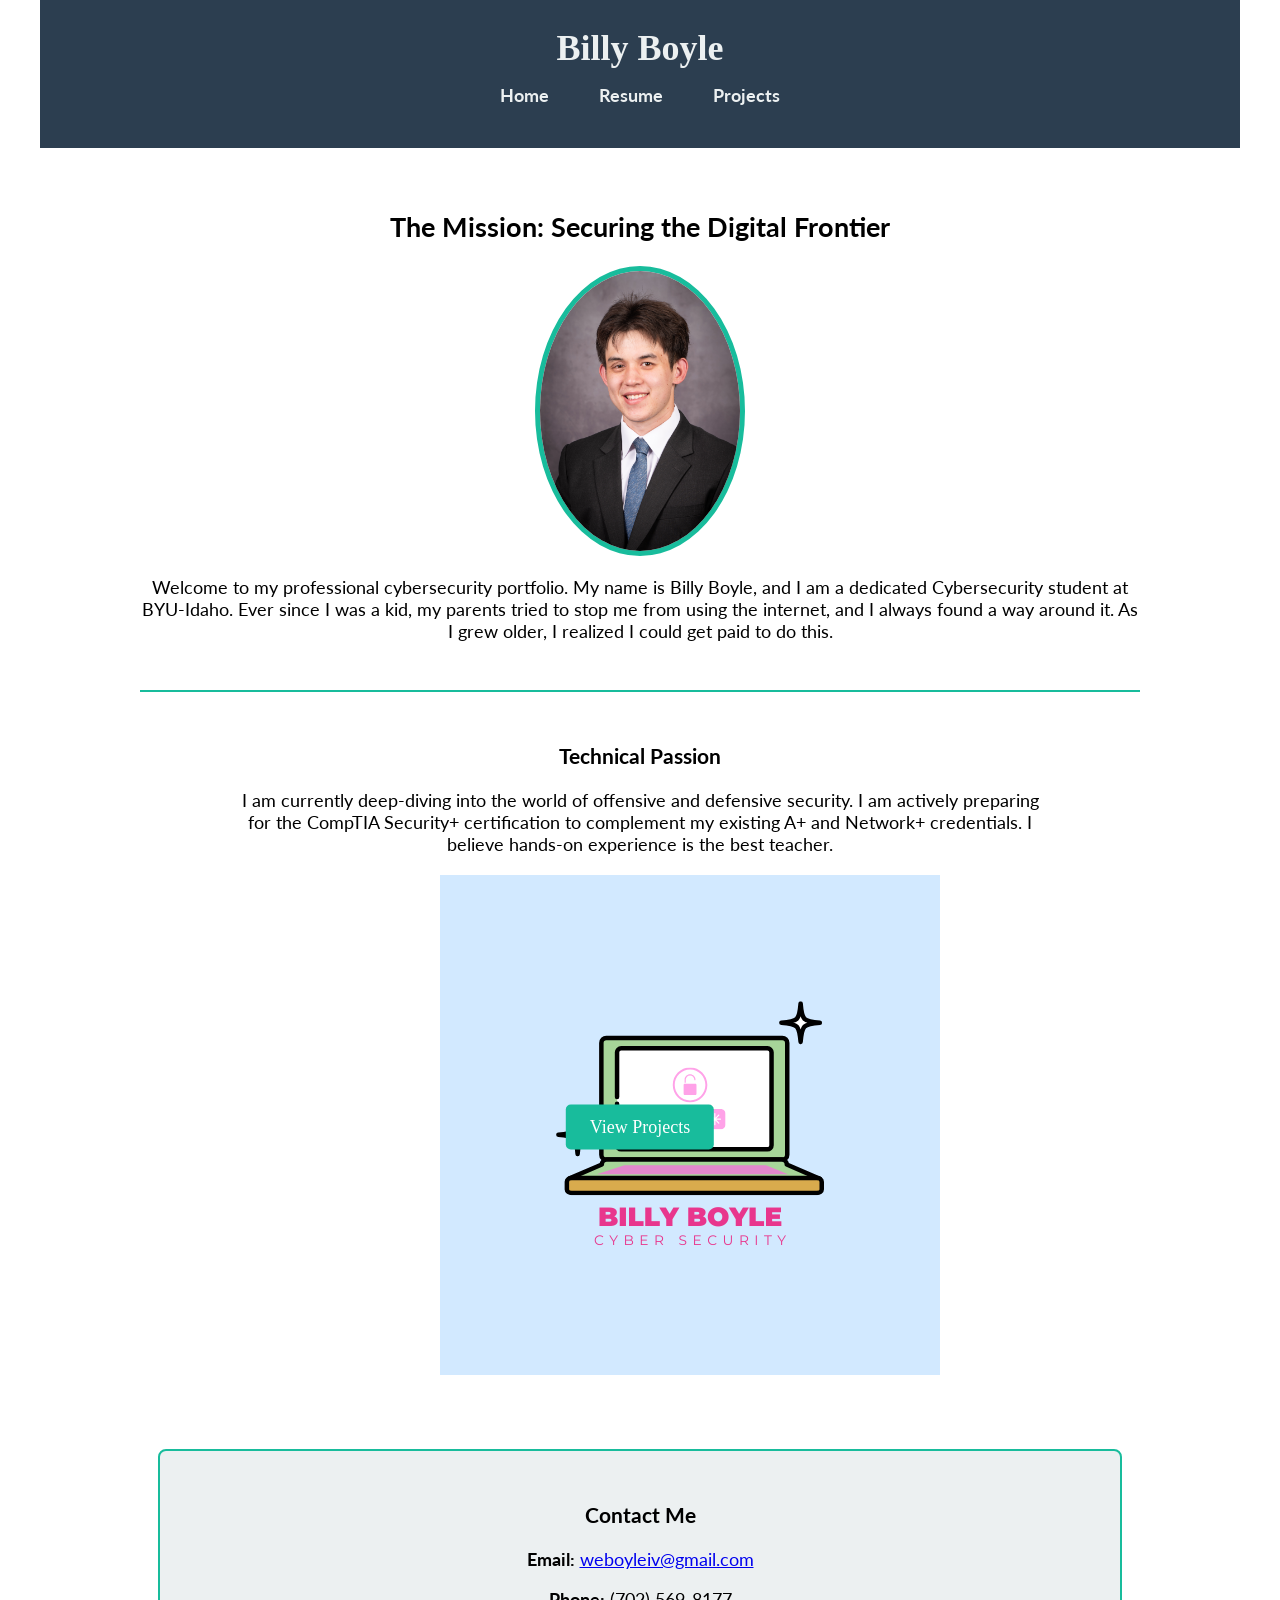
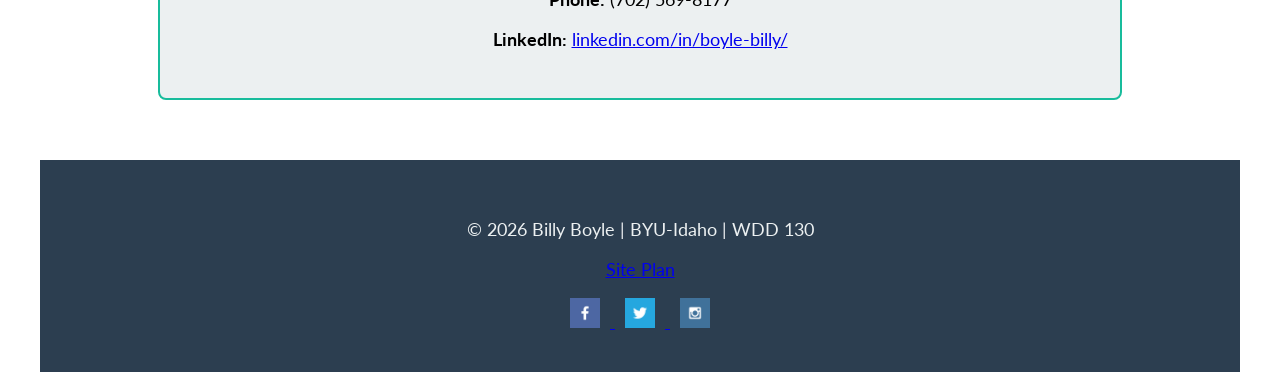
<file: personalwebsite/index.html>
<!DOCTYPE html>
<html lang="en-us">
<head>
    <meta charset="utf-8">
    <meta name="viewport" content="width=device-width, initial-scale=1.0">
    <title>Home | Billy Boyle Cybersecurity</title>
    <link type="text/css" rel="stylesheet" href="styles/site-plan.css">
</head>
<body>
    <header>
        <h1>Billy Boyle</h1>
        <nav>
            <a href="index.html">Home</a>
            <a href="resume.html">Resume</a>
            <a href="projects.html">Projects</a>
        </nav>
    </header>

    <main class="home-grid">
        <section class="hero">
            <h2>The Mission: Securing the Digital Frontier</h2>
            <img src="images/headshot.jpg" alt="Billy Boyle Headshot" class="profile-img">
            <p>Welcome to my professional cybersecurity portfolio. My name is Billy Boyle, and I am a dedicated Cybersecurity student at BYU-Idaho. Ever since I was a kid, my parents tried to stop me from using the internet, and I always found a way around it. As I grew older, I realized I could get paid to do this.</p>
        </section>

        <section class="content-block">
            <h3>Technical Passion</h3>
            <p>I am currently deep-diving into the world of offensive and defensive security. I am actively preparing for the CompTIA Security+ certification to complement my existing A+ and Network+ credentials. I believe hands-on experience is the best teacher.</p>
            
            <div class="image-container">
                <img src="images/Shaurya.png" alt="Cybersecurity Logo" class="content-img">
                <a href="projects.html" class="btn-on-image">View Projects</a>
            </div>
        </section>

        <section class="contact-box">
            <h3>Contact Me</h3>
            <div class="contact-info">
                <p><strong>Email:</strong> <a href="mailto:weboyleiv@gmail.com">weboyleiv@gmail.com</a></p>
                <p><strong>Phone:</strong> (702) 569-8177</p>
                <p><strong>LinkedIn:</strong> <a href="https://www.linkedin.com/in/boyle-billy/" target="_blank">linkedin.com/in/boyle-billy/</a></p>
            </div>
        </section>
    </main>

    <footer>
        <p>&copy; 2026 Billy Boyle | BYU-Idaho | WDD 130</p>
        <p><a href="site-plan.html">Site Plan</a></p>
        <div class="social">
            <a href="https://facebook.com" target="_blank">
                <img src="images/facebook.png" alt="fb icon">
            </a>
            <a href="https://twitter.com" target="_blank">
                <img src="images/twitter.png" alt="twitter icon">
            </a>
            <a href="https://instagram.com" target="_blank">
                <img src="images/instagram.png" alt="instagram icon">
            </a>
        </div>
    </footer>
</body>
</html>
</file>
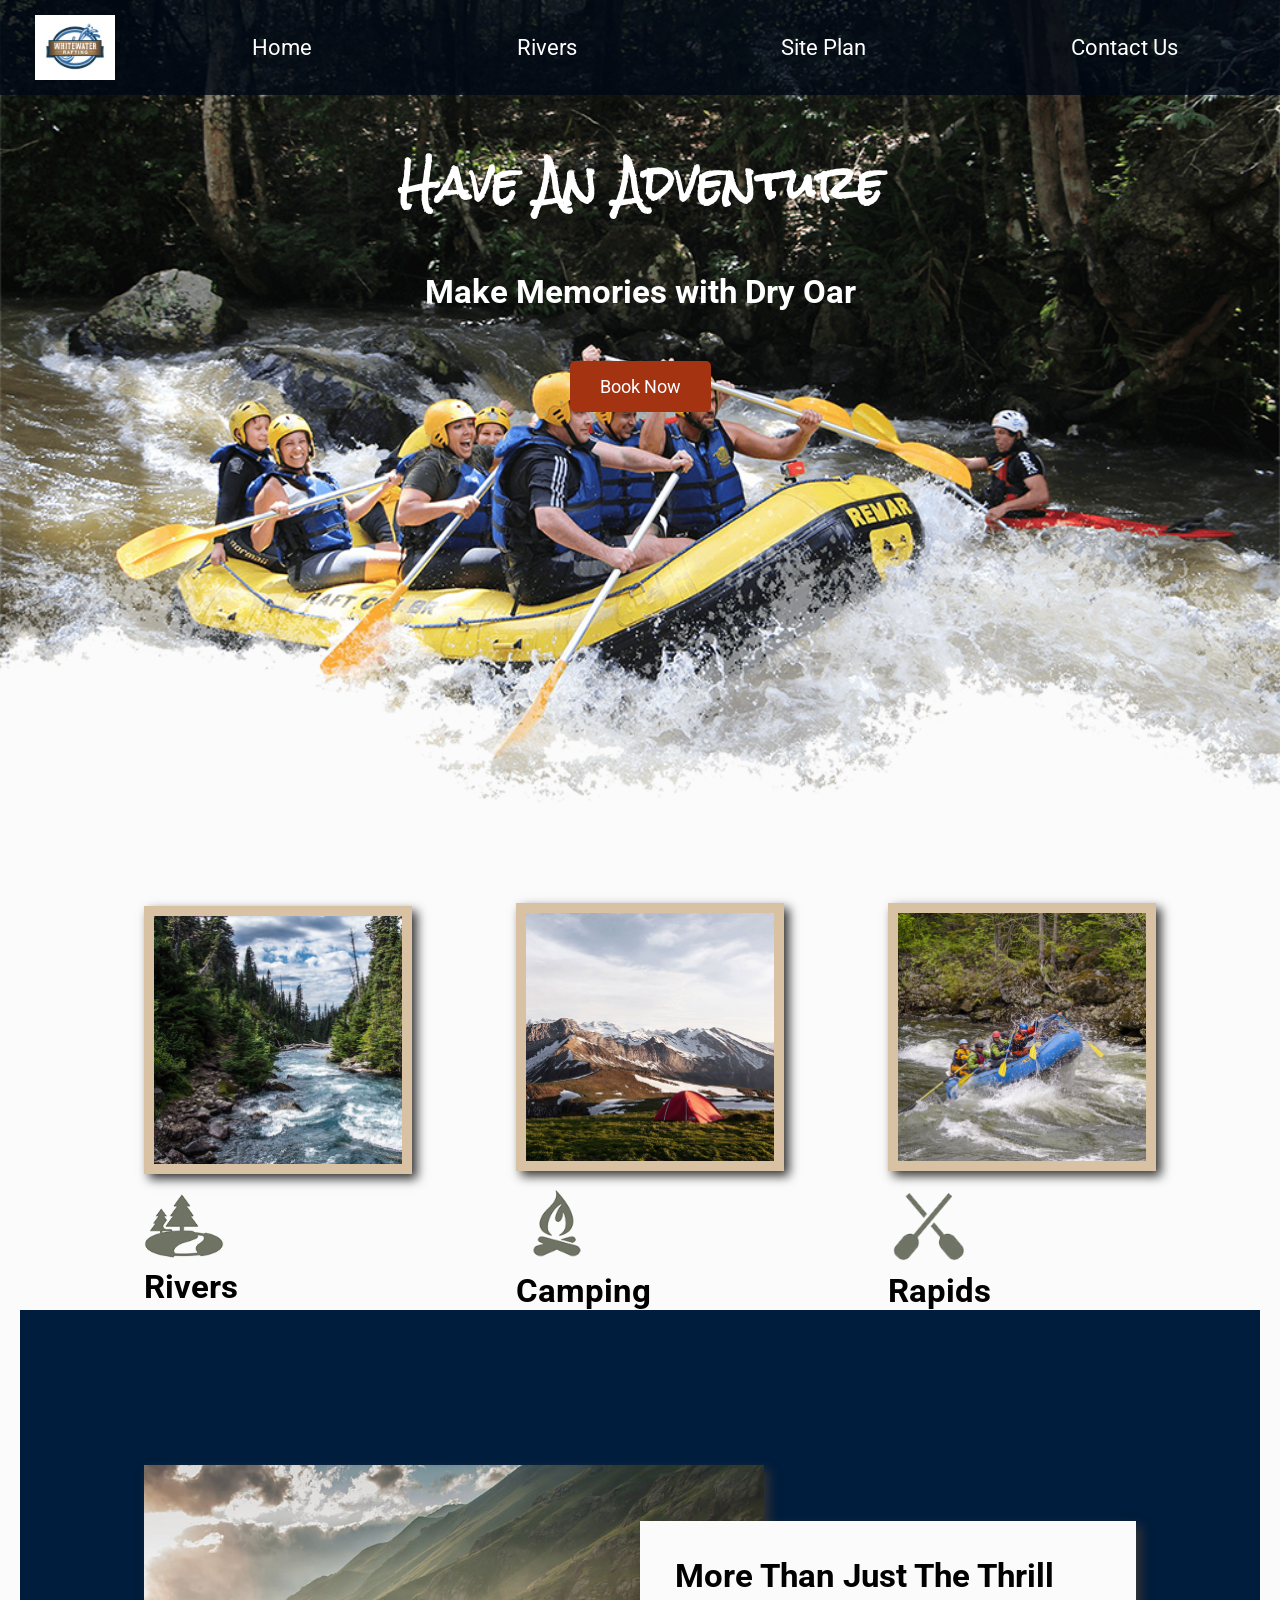
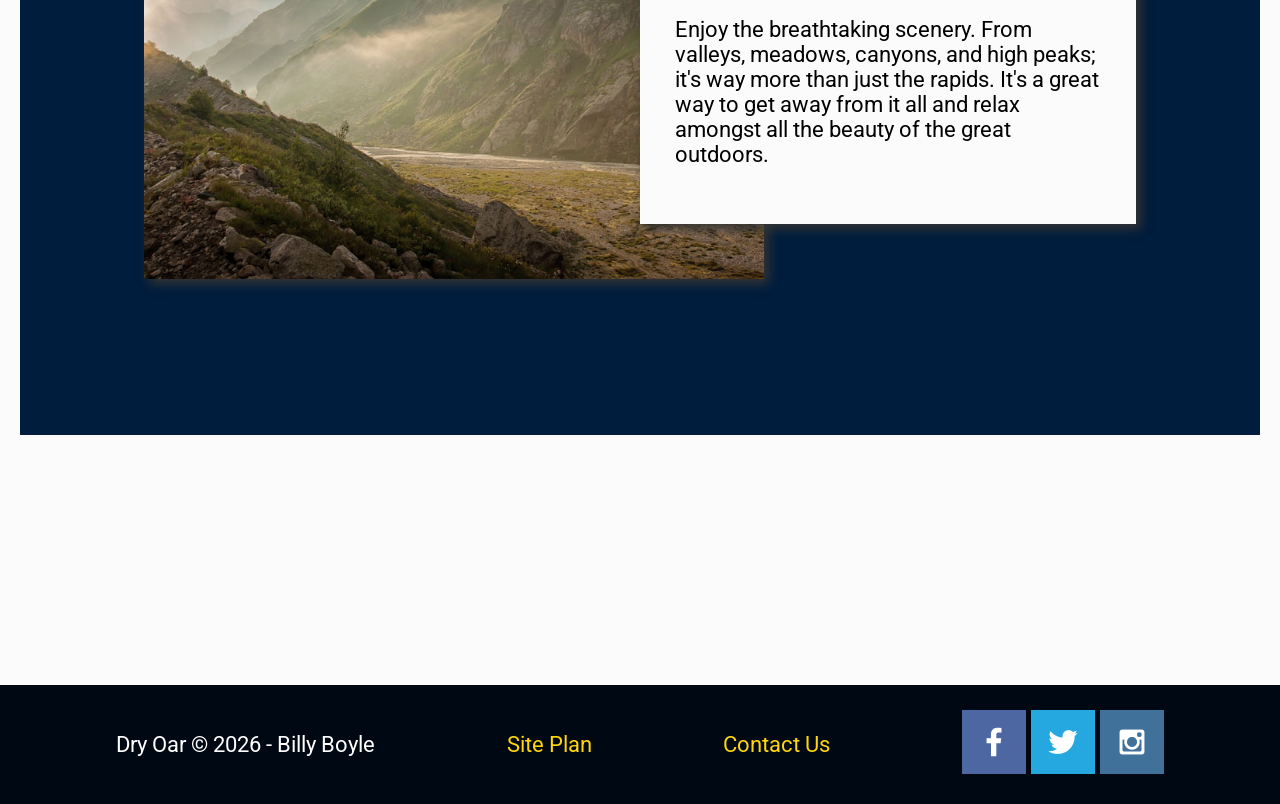
<file: wwr/index.html>
<!DOCTYPE html>
<html lang="en">
<head>
    <meta charset="UTF-8">
    <meta http-equiv="X-UA-Compatible" content="IE=edge">
    <meta name="viewport" content="width=device-width, initial-scale=1.0">
    <title>Whitewater Rafting Vacations | Dry Oar Boating | Home</title>
    <link rel="stylesheet" href="styles/style.css">
</head>
<body>
    <div id="content">
        <header>
            <a id="logo_link" href="index.html">
                <img class="logo" src="images/image.png" alt="Dry Oar Logo">
            </a>
            <nav>
                <a href="index.html">Home</a>
                <a href="rivers.html">Rivers</a>
                <a href="site-plan-rafting.html">Site Plan</a>
                <a href="contactus.html">Contact Us</a>
            </nav>
        </header>

        <div id="hero">
            <div id="hero-box">
                <img id="hero-img" src="images/hero.png" alt="People enjoying white water rafting">
            </div>
            <section id="hero-msg">
                <h1 class="home-title">Have An Adventure</h1>
                <h2>Make Memories with Dry Oar </h2>
                <div class='button-box'>
                    <a class='book' href="contactus.html">Book Now</a>
                </div>
            </section>
        </div>

        <main class="home-grid">
            <section class="rivers-card">
                <img class="card-img" src="images/rivers.jpg" alt="river in forest">
                <img class="icon" src="images/river_icon.png" alt="river icon">
                <h2>Rivers</h2>
            </section>

            <section class="camping-card">
                <img class="card-img" src="images/camping.jpg" alt="tent in mountains">
                <img class="icon" src="images/fire_icon.png" alt="fire icon">
                <h2>Camping</h2>
            </section>

            <section class="rapids-card">
                <img class="card-img" src="images/rapids.jpg" alt="rafting boat">
                <img class="icon" src="images/oars.png" alt="oars icon">
                <h2>Rapids</h2>
            </section>

            <div id="background"></div> 
            <img class="mountains" src="images/mountains.jpg" alt="Misty mountains">
            
            <section class="msg">
                <h2>More Than Just The Thrill</h2>
                <p>Enjoy the breathtaking scenery. From valleys, meadows, canyons, and high peaks; it's way more than just the rapids. It's a great way to get away from it all and relax amongst all the beauty of the great outdoors.</p>
            </section>
        </main>

        <footer>
            <p>Dry Oar &copy; 2026 - Billy Boyle</p>
            <p><a href="site-plan-rafting.html">Site Plan</a></p>
            <p><a href="contactus.html">Contact Us</a></p>
            <div class="social">
                <a href="https://facebook.com" target="_blank">
                    <img src="images/facebook.png" alt="fb icon">
                </a>
                <a href="https://twitter.com" target="_blank">
                    <img src="images/twitter.png" alt="twitter icon">
                </a>
                <a href="https://instagram.com" target="_blank">
                    <img src="images/instagram.png" alt="instagram icon">
                </a>
            </div>
        </footer>
    </div>
</body>
</html>
</file>
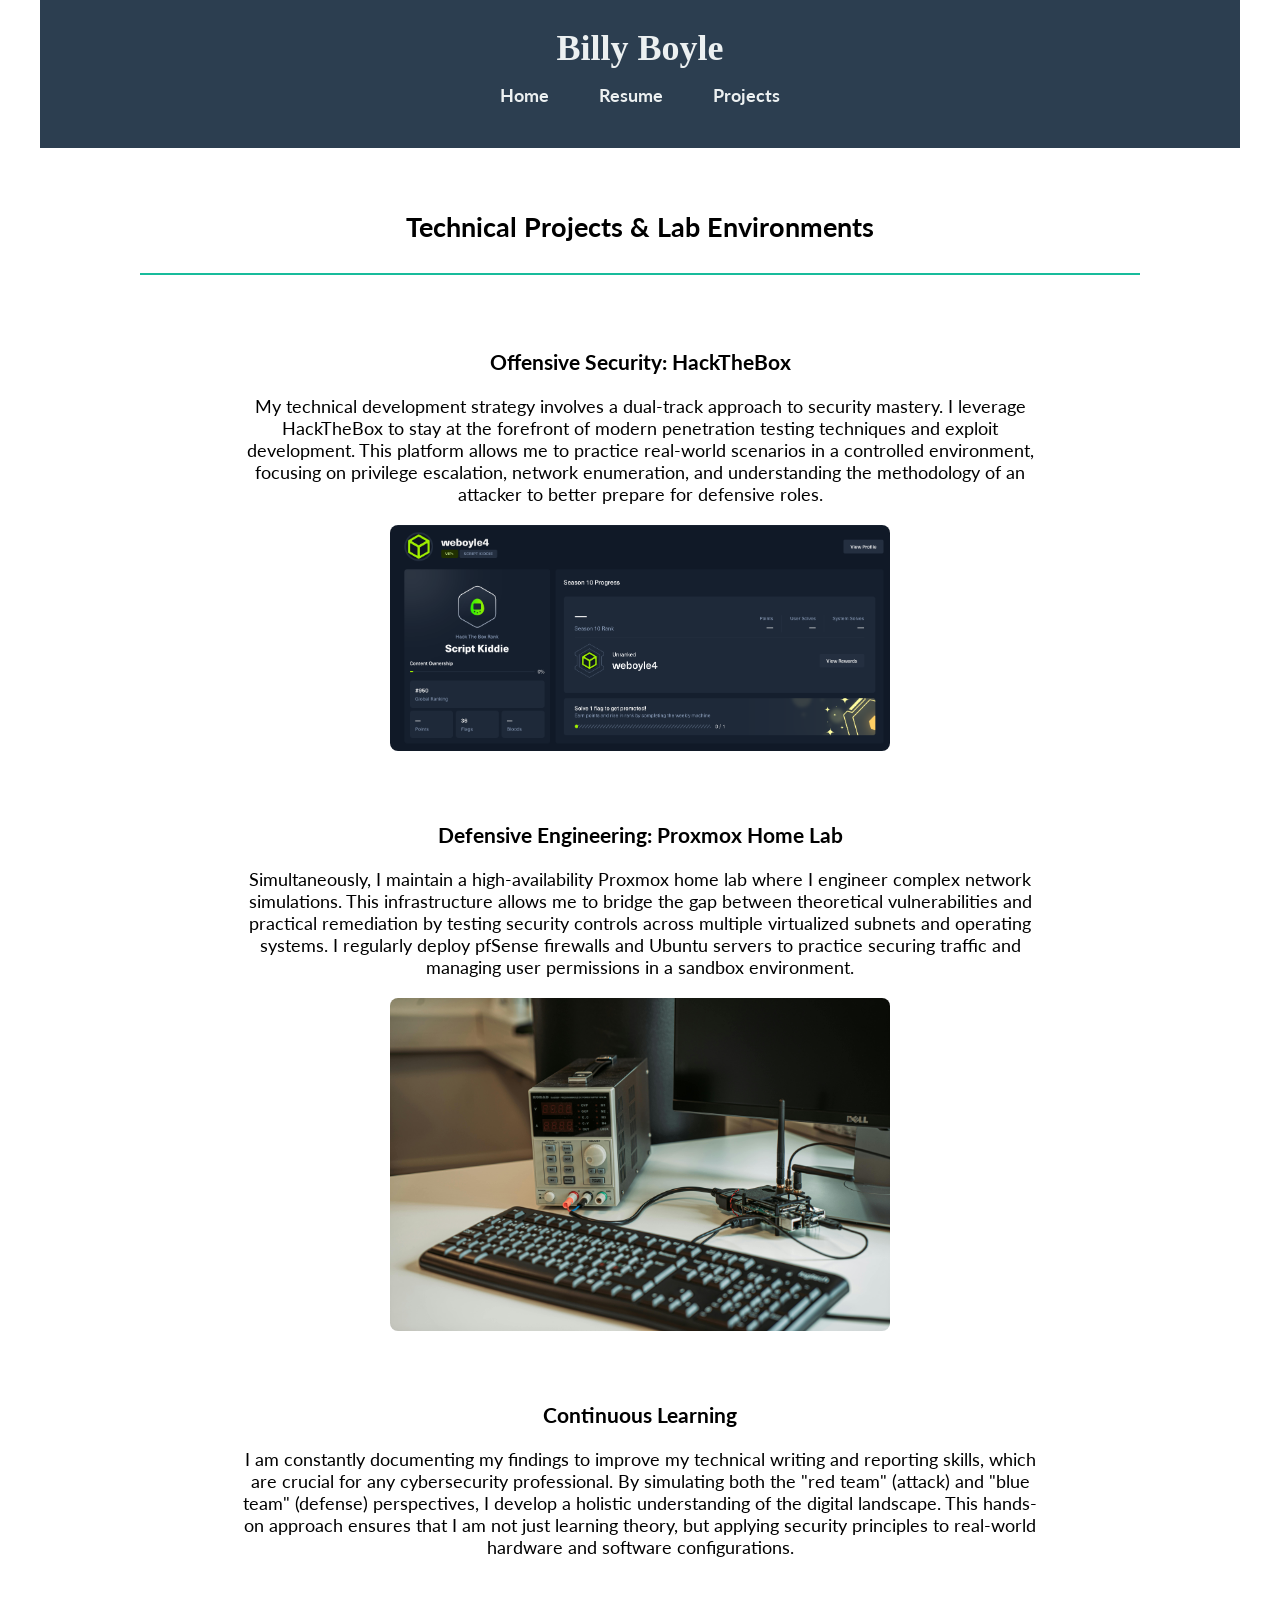
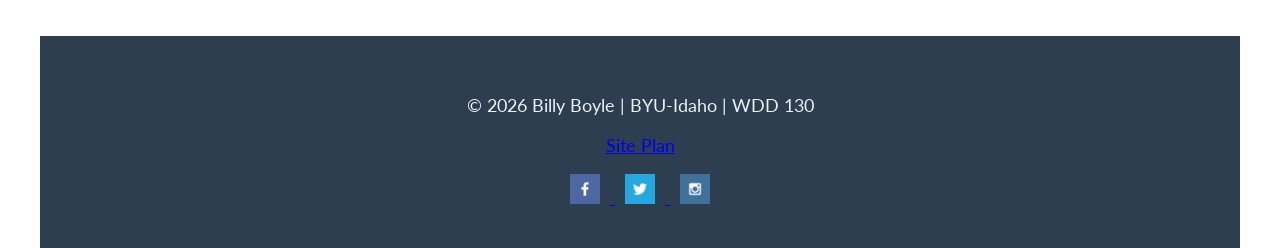
<file: personalwebsite/projects.html>
<!DOCTYPE html>
<html lang="en-us">
<head>
    <meta charset="utf-8">
    <meta name="viewport" content="width=device-width, initial-scale=1.0">
    <title>Projects | Billy Boyle Cybersecurity</title>
    <link type="text/css" rel="stylesheet" href="styles/site-plan.css">
</head>
<body>
    <header>
        <h1>Billy Boyle</h1>
        <nav>
            <a href="index.html">Home</a>
            <a href="resume.html">Resume</a>
            <a href="projects.html">Projects</a>
        </nav>
    </header>

    <main class="projects-container">
        <h2>Technical Projects & Lab Environments</h2>
        
        <section class="project-card">
            <h3>Offensive Security: HackTheBox</h3>
            <p>My technical development strategy involves a dual-track approach to security mastery. I leverage HackTheBox to stay at the forefront of modern penetration testing techniques and exploit development. This platform allows me to practice real-world scenarios in a controlled environment, focusing on privilege escalation, network enumeration, and understanding the methodology of an attacker to better prepare for defensive roles.</p>
            <img src="images/htb-screenshot.png" alt="HackTheBox Lab Environment" class="project-img">
        </section>

        <section class="project-card">
            <h3>Defensive Engineering: Proxmox Home Lab</h3>
            <p>Simultaneously, I maintain a high-availability Proxmox home lab where I engineer complex network simulations. This infrastructure allows me to bridge the gap between theoretical vulnerabilities and practical remediation by testing security controls across multiple virtualized subnets and operating systems. I regularly deploy pfSense firewalls and Ubuntu servers to practice securing traffic and managing user permissions in a sandbox environment.</p>
            <img src="images/lab-diagram.png" alt="Proxmox Network Diagram" class="project-img">
        </section>

        <section class="content-block">
            <h3>Continuous Learning</h3>
            <p>I am constantly documenting my findings to improve my technical writing and reporting skills, which are crucial for any cybersecurity professional. By simulating both the "red team" (attack) and "blue team" (defense) perspectives, I develop a holistic understanding of the digital landscape. This hands-on approach ensures that I am not just learning theory, but applying security principles to real-world hardware and software configurations.</p>
        </section>
    </main>

    <footer>
        <p>&copy; 2026 Billy Boyle | BYU-Idaho | WDD 130</p>
        <p><a href="site-plan.html">Site Plan</a></p>
        <div class="social">
            <a href="https://facebook.com" target="_blank">
                <img src="images/facebook.png" alt="fb icon">
            </a>
            <a href="https://twitter.com" target="_blank">
                <img src="images/twitter.png" alt="twitter icon">
            </a>
            <a href="https://instagram.com" target="_blank">
                <img src="images/instagram.png" alt="instagram icon">
            </a>
        </div>
    </footer>
</body>
</html>
</file>
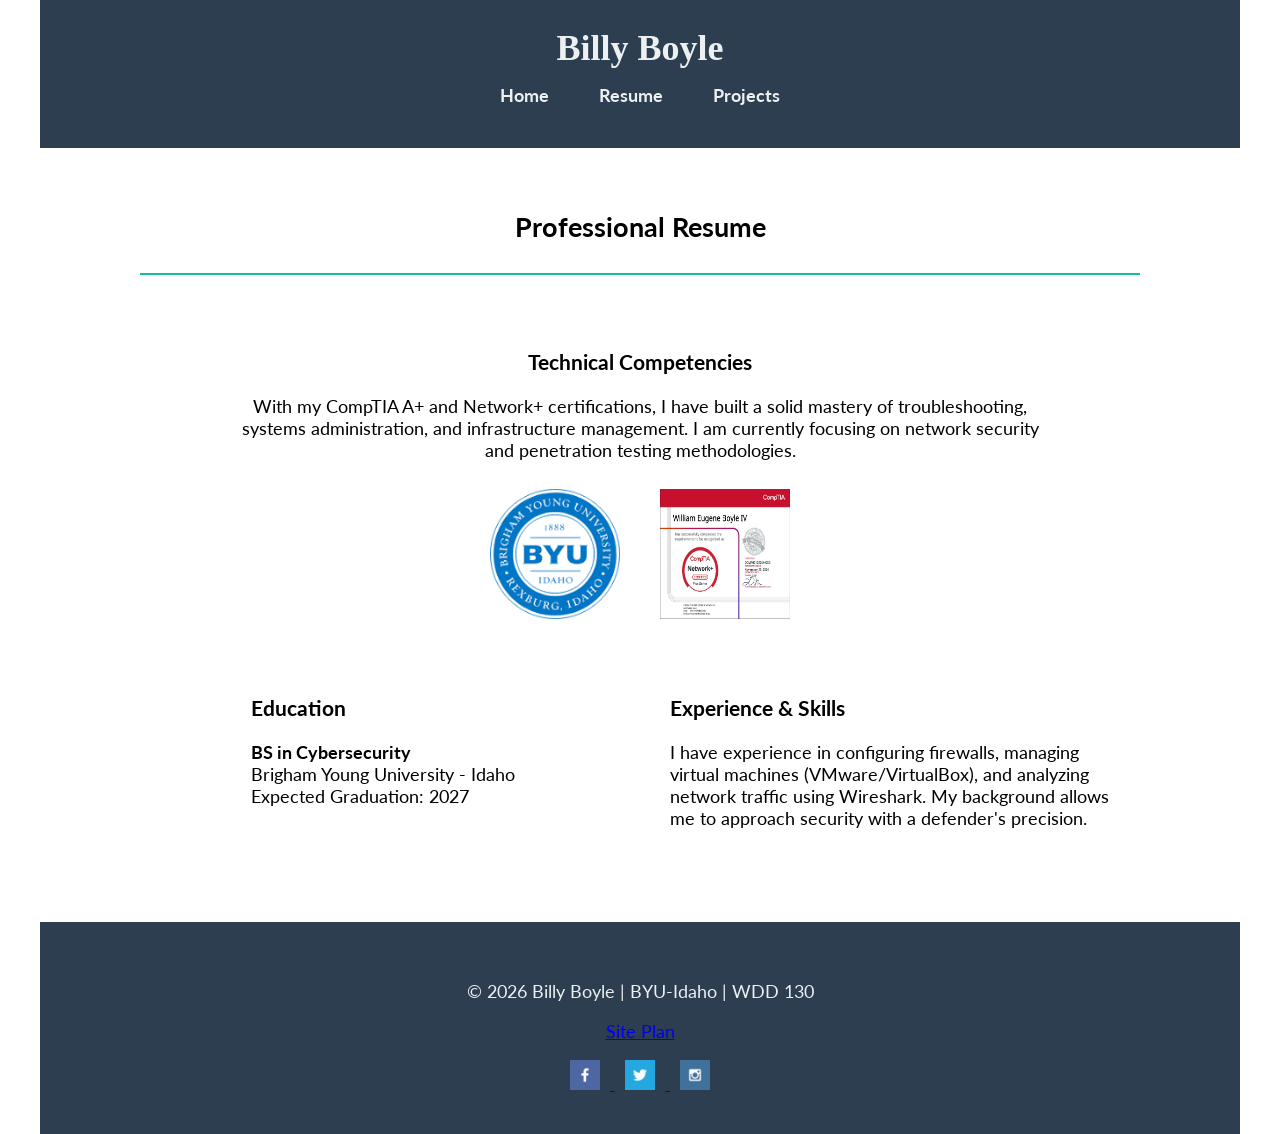
<file: personalwebsite/resume.html>
<!DOCTYPE html>
<html lang="en-us">
<head>
    <meta charset="utf-8">
    <meta name="viewport" content="width=device-width, initial-scale=1.0">
    <title>Resume | Billy Boyle Cybersecurity</title>
    <link type="text/css" rel="stylesheet" href="styles/site-plan.css">
</head>
<body>
    <header>
        <h1>Billy Boyle</h1>
        <nav>
            <a href="index.html">Home</a>
            <a href="resume.html">Resume</a>
            <a href="projects.html">Projects</a>
        </nav>
    </header>

    <main class="resume-grid">
        <h2 class="resume-title">Professional Resume</h2>
        
        <section class="competencies">
            <h3>Technical Competencies</h3>
            <p>With my CompTIA A+ and Network+ certifications, I have built a solid mastery of troubleshooting, systems administration, and infrastructure management. I am currently focusing on network security and penetration testing methodologies.</p>
            <div class="resume-images">
                <img src="images/byui.png" alt="Education" class="res-img">
                <img src="images/network-plus-badge.png" alt="Network+ Certification" class="res-img">
            </div>
        </section>

        <section class="education-box">
            <h3>Education</h3>
            <p><strong>BS in Cybersecurity</strong><br>
            Brigham Young University - Idaho<br>
            Expected Graduation: 2027</p>
        </section>

        <section class="experience-box">
            <h3>Experience & Skills</h3>
            <p>I have experience in configuring firewalls, managing virtual machines (VMware/VirtualBox), and analyzing network traffic using Wireshark. My background allows me to approach security with a defender's precision.</p>
        </section>
    </main>

    <footer>
        <p>&copy; 2026 Billy Boyle | BYU-Idaho | WDD 130</p>
        <p><a href="site-plan.html">Site Plan</a></p>
        <div class="social">
            <a href="https://facebook.com" target="_blank">
                <img src="images/facebook.png" alt="fb icon">
            </a>
            <a href="https://twitter.com" target="_blank">
                <img src="images/twitter.png" alt="twitter icon">
            </a>
            <a href="https://instagram.com" target="_blank">
                <img src="images/instagram.png" alt="instagram icon">
            </a>
        </div>
    </footer>
</body>
</html>
</file>
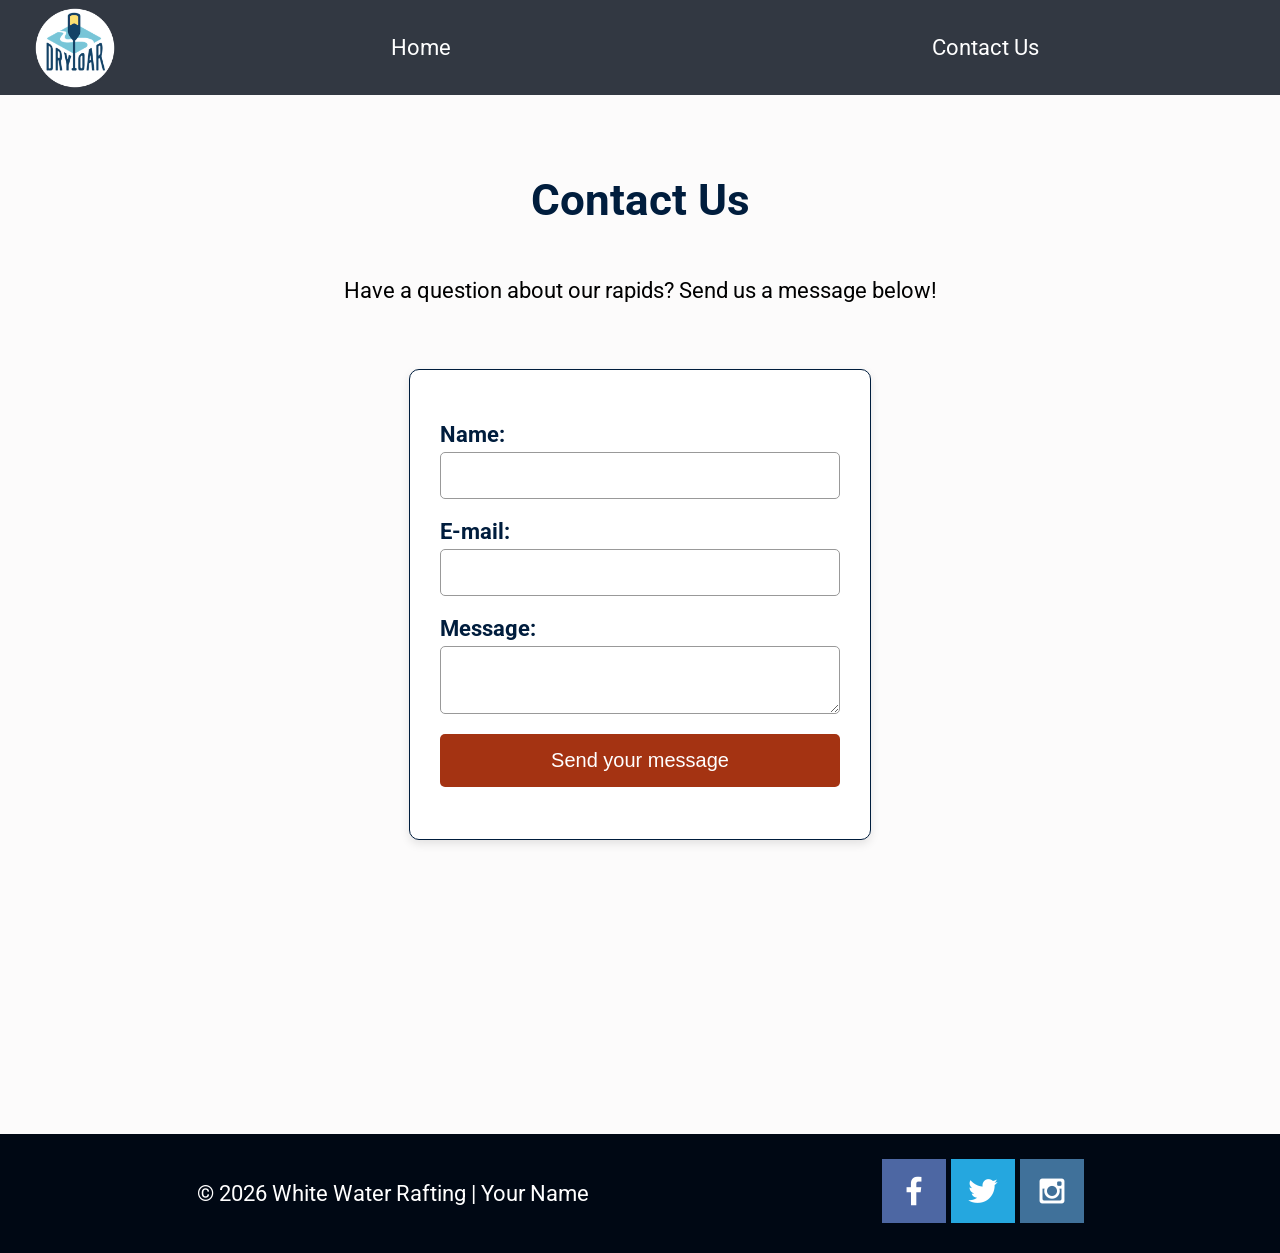
<file: wwr/contactus.html>
<!DOCTYPE html>
<html lang="en-US">
<head>
    <meta charset="UTF-8">
    <meta name="viewport" content="width=device-width, initial-scale=1.0">
    <title>Contact Us | White Water Rafting</title>
    <link rel="stylesheet" href="styles/style.css">
</head>
<body>
    <div id="feedback"></div>

    <div id="content">
        <header>
            <a id="logo_link" href="index.html">
                <img class="logo" src="images/logo.png" alt="Rafting Site Logo">
            </a>
            <nav>
                <a href="index.html">Home</a>
                <a href="contactus.html">Contact Us</a>
            </nav>
        </header>

        <main>
            <h1>Contact Us</h1>
            <p>Have a question about our rapids? Send us a message below!</p>
            
            <form action="#" method="post">
                <ul>
                    <li>
                        <label for="name">Name:</label>
                        <input type="text" id="name" name="user_name" required>
                    </li>
                    <li>
                        <label for="mail">E-mail:</label>
                        <input type="email" id="mail" name="user_email" required>
                    </li>
                    <li>
                        <label for="msg">Message:</label>
                        <textarea id="msg" name="user_message" required></textarea>
                    </li>
                    <li>
                        <button type="submit">Send your message</button>
                    </li>
                </ul>
            </form>
        </main>

        <footer>
            <p>&copy; 2026 White Water Rafting | Your Name</p>
            <div class="social">
                <a href="https://facebook.com" target="_blank">
                    <img src="images/facebook.png" alt="fb icon">
                </a>
                <a href="https://twitter.com" target="_blank">
                    <img src="images/twitter.png" alt="twitter icon">
                </a>
                <a href="https://instagram.com" target="_blank">
                    <img src="images/instagram.png" alt="instagram icon">
                </a>
            </div>
        </footer>
    </div>

    <script>
        const feedbackElement = document.getElementById('feedback');
        const formElement = document.forms[0];

        formElement.addEventListener('submit', function(e) {
            e.preventDefault();
            // This pulls the name from the input with name="user_name"
            feedbackElement.innerHTML = 'Hello '+ formElement.user_name.value +'! Thank you for your message. We will get back with you as soon as possible!';
            feedbackElement.style.display = "block";
            document.body.classList.toggle('moveDown');
        });
    </script>
</body>
</html>
</file>
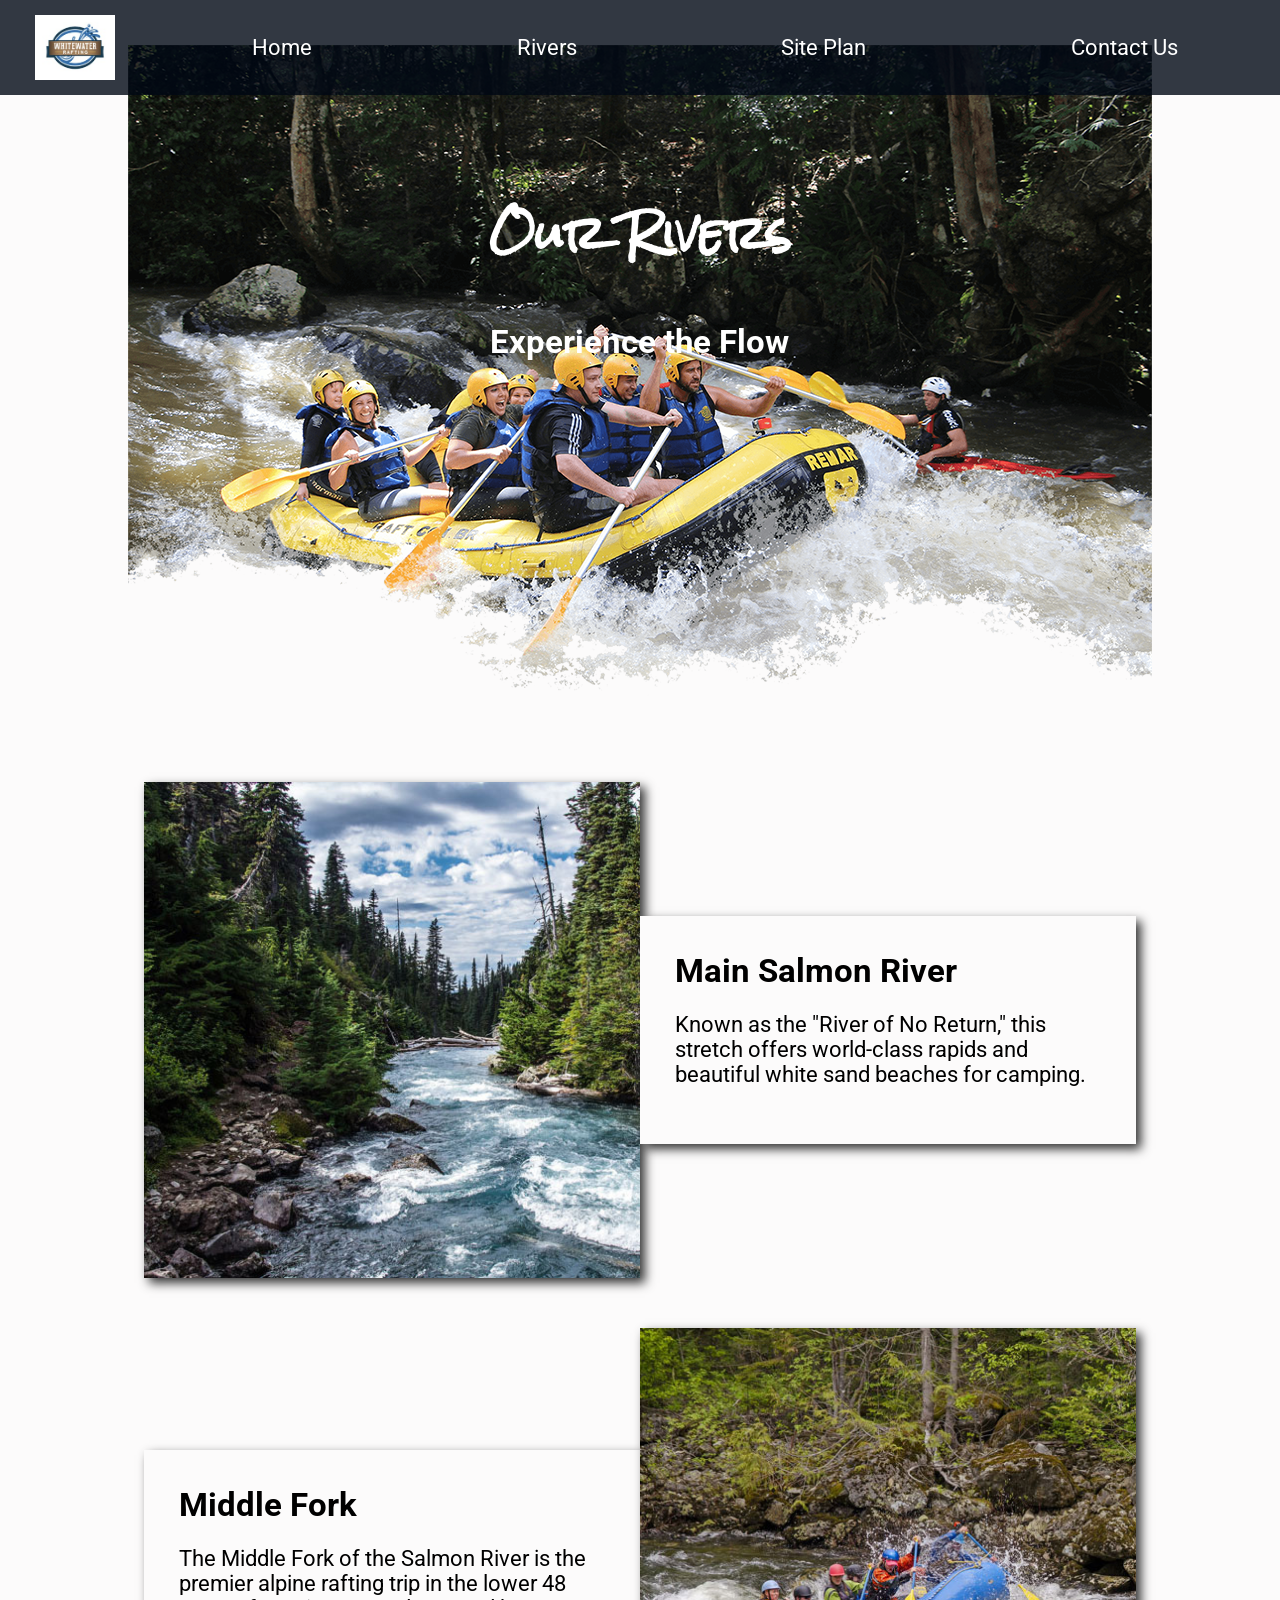
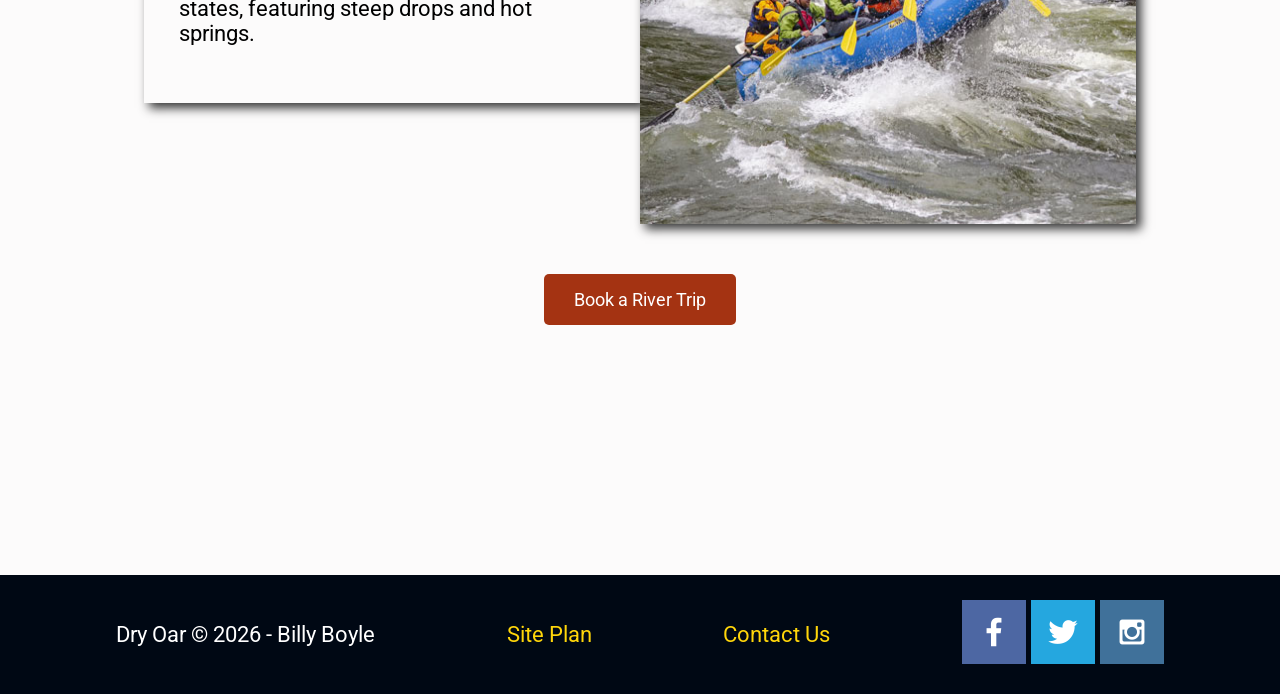
<file: wwr/rivers.html>
<!DOCTYPE html>
<html lang="en">
<head>
    <meta charset="UTF-8">
    <meta name="viewport" content="width=device-width, initial-scale=1.0">
    <title>Rivers | Dry Oar Rafting</title>
    <link rel="stylesheet" href="styles/style.css">
</head>
<body>
    <div id="content">
        <header>
            <a id="logo_link" href="index.html">
                <img class="logo" src="images/image.png" alt="Dry Oar Logo">
            </a>
            <nav>
                <a href="index.html">Home</a>
                <a href="rivers.html">Rivers</a>
                <a href="site-plan-rafting.html">Site Plan</a>
                <a href="contactus.html">Contact Us</a>
            </nav>
        </header>

        <main>
            <div id="hero">
                <div id="hero-box">
                    <img id="hero-img" src="images/hero.png" alt="River landscape">
                </div>
                <section id="hero-msg">
                    <h1 class="home-title">Our Rivers</h1>
                    <h2>Experience the Flow</h2>
                </section>
            </div>

            <section class="home-grid" style="margin-top: 50px;">
                <img class="mountains" src="images/rivers.jpg" alt="Main Salmon River" style="grid-column: 2/6;">
                <div class="msg" style="grid-column: 6/10;">
                    <h2>Main Salmon River</h2>
                    <p>Known as the "River of No Return," this stretch offers world-class rapids and beautiful white sand beaches for camping.</p>
                </div>
            </section>

            <section class="home-grid" style="margin-top: 50px;">
                <div class="msg" style="grid-column: 2/6;">
                    <h2>Middle Fork</h2>
                    <p>The Middle Fork of the Salmon River is the premier alpine rafting trip in the lower 48 states, featuring steep drops and hot springs.</p>
                </div>
                <img class="mountains" src="images/rapids.jpg" alt="Middle Fork River" style="grid-column: 6/10;">
            </section>

            <div class="button-box">
                <a class="book" href="contactus.html">Book a River Trip</a>
            </div>
        </main>

        <footer>
            <p>Dry Oar &copy; 2026 - Billy Boyle</p>
            <p><a href="site-plan-rafting.html">Site Plan</a></p>
            <p><a href="contactus.html">Contact Us</a></p>
            <div class="social">
                <a href="https://facebook.com" target="_blank"><img src="images/facebook.png" alt="fb icon"></a>
                <a href="https://twitter.com" target="_blank"><img src="images/twitter.png" alt="twitter icon"></a>
                <a href="https://instagram.com" target="_blank"><img src="images/instagram.png" alt="instagram icon"></a>
            </div>
        </footer>
    </div>
</body>
</html>
</file>
<file: personalwebsite/styles/site-plan.css>
/* BILLY BOYLE CSS - COMPLETE & INTEGRATED */
@import url('https://fonts.googleapis.com/css2?family=IM+Fell+French+Canon+SC&family=Lato:ital,wght@0,400;0,700;1,400&display=swap');

:root {
  --primary-color: #2C3E50;
  --secondary-color: #18BC9C;
  --accent1-color: #E74C3C;
  --accent2-color: #ECF0F1;
  --heading-font: "IM Fell French Canon SC", serif;
  --paragraph-font: "Lato", Helvetica, sans-serif;
  --headline-color-on-white: #2C3E50;  
  --headline-color-on-color: #ECF0F1; 
  --paragraph-color-on-white: #2C3E50; 
  --paragraph-color-on-color: #ECF0F1; 
  --paragraph-background-color: #2C3E50;
  --nav-link-color: #ECF0F1;
  --nav-background-color: #2C3E50;
  --nav-hover-link-color: #2C3E50;
  --nav-hover-background-color: #18BC9C;
}

/* --- Base Body Styles --- */
body {
  max-width: 1200px;
  margin: 0 auto;
  padding: 0;
  font-size: 18px;
  font-family: var(--paragraph-font);
  background-color: #ffffff;
  text-align: center;
}

/* --- Navigation & Header --- */
header {
  padding: 1.5em;
  text-align: center;
  color: var(--headline-color-on-color);
  background-color: var(--paragraph-background-color);
}

header h1 { 
    margin: 0;
    font-family: var(--heading-font);
    color: var(--headline-color-on-color); 
}

nav {
  background-color: var(--nav-background-color);
  display: flex;
  justify-content: center;
  margin: 0;
  padding: 0;
}

nav a {
  padding: 15px 25px;
  text-decoration: none;
  color: var(--nav-link-color);
  font-weight: bold;
  transition: 0.3s;
}

nav a:hover {
  color: var(--nav-hover-link-color);
  background-color: var(--nav-hover-background-color);
}

/* --- GRID LAYOUTS --- */
.home-grid, .resume-grid, .projects-container {
    display: grid;
    grid-template-columns: 1fr 1fr;
    gap: 30px;
    max-width: 1000px;
    margin: 40px auto;
    padding: 0 20px;
    justify-items: center; 
    align-items: start;
}

.hero, .resume-title, .projects-container h2 {
    grid-column: 1 / span 2;
    text-align: center;
    border-bottom: 2px solid var(--secondary-color);
    padding-bottom: 30px;
    width: 100%;
}

.content-block, .project-card, .competencies {
    grid-column: 1 / span 2; 
    text-align: center;
    max-width: 800px;
}

.education-box, .experience-box {
    grid-column: span 1;
    text-align: left;
    padding: 15px;
}

/* --- Elements --- */
.project-img {
    max-width: 100%;
    width: 500px; /* Controlled here instead of HTML */
    height: auto;
    border-radius: 8px;
    margin: 20px auto;
    display: block;
}

.profile-img {
    width: 200px;
    height: auto;
    border-radius: 50%;
    border: 5px solid var(--secondary-color);
    display: block;
    margin: 20px auto;
}

.res-img {
    width: 130px;
    height: auto;
    margin: 10px;
}

.resume-images {
    display: flex;
    justify-content: center;
    gap: 20px;
}

/* --- Contact Box --- */
.contact-box {
    grid-column: 1 / span 2;
    background-color: var(--accent2-color);
    padding: 30px;
    border-radius: 8px;
    border: 2px solid var(--secondary-color);
    margin-top: 20px;
    width: 90%;
}

/* --- Image Overlay Button --- */
.image-container {
    position: relative;
    max-width: 400px;
    margin: 20px auto;
}

.btn-on-image {
    position: absolute;
    top: 50%;
    left: 50%;
    transform: translate(-50%, -50%);
    background-color: var(--secondary-color);
    color: white;
    font-family: var(--heading-font);
    font-size: 18px;
    padding: 12px 24px;
    border-radius: 5px;
    text-decoration: none;
    transition: 0.3s;
}

.btn-on-image:hover {
    background-color: var(--primary-color);
    color: var(--secondary-color);
}

/* --- Footer --- */
footer {
  background-color: var(--primary-color);
  color: var(--headline-color-on-color);
  padding: 40px 20px;
  margin-top: 60px;
}

footer .social img {
  width: 30px;
  margin: 0 10px;
}

/* --- RESPONSIVE MOBILE VIEW --- */
@media screen and (max-width: 700px) {
    .home-grid, .resume-grid, .projects-container {
        grid-template-columns: 1fr;
    }
    .education-box, .experience-box {
        grid-column: 1 / span 1;
    }
}
</file>
<file: wwr/styles/style.css>
/* 1. Import Google Fonts */
@import url('https://fonts.googleapis.com/css2?family=Rock+Salt&family=Roboto:wght@400;700&display=swap');

/* 2. Base Styles */
body {
    background-color: #fcfbfb;
    font-family: 'Roboto', Helvetica, sans-serif;
    font-size: 22px;
    margin: 0;
    padding: 0;
}

#content {
    max-width: 1600px;
    margin: 0 auto;
}

h2 {
    margin: 0;
}

/* 3. Header Grid & Navigation */
header {
    background-color: rgba(0, 8, 20, 0.8); 
    display: grid;
    grid-template-columns: 150px auto;
}

nav {
    display: flex;
    justify-content: space-around;
}

nav a {
    text-align: center;
    color: #ffffff;
    text-decoration: none;
    padding: 35px;
}

nav a:hover {
    background-color: #000000;
    color: #ffd60a; 
    text-decoration: underline;
}

#logo_link {
    padding-top: 5px;
    justify-self: center;
    align-self: center;
}

.logo {
    width: 80px;
}

/* 4. Hero Grid & Overlap */
#hero {
    display: grid;
    grid-template-columns: 1fr 3fr 1fr;
    margin-top: -100px; 
}

#hero-box {
    grid-column: 1/4;
    grid-row: 1/3;
    z-index: -1;
}

#hero-img {
    width: 100%;
}

#hero-msg {
    grid-column: 2/3;
    grid-row: 1/2;
    margin-top: 100px; 
}

#hero-msg h1, #hero-msg h2 {
    text-align: center;
    color: white;
}

.home-title {
    font-family: 'Rock Salt', cursive;
    font-size: 2em;
}

/* 5. Main Grid (The Home Page Content) */
.home-grid {
    display: grid;
    grid-template-columns: repeat(10, 1fr);
}

.card-img, .mountains {
    width: 100%;
}

.rivers-card { grid-column: 2/4; grid-row: 2/3; }
.camping-card { grid-column: 5/7; grid-row: 2/3; }
.rapids-card { grid-column: 8/10; grid-row: 2/3; }

#background {
    grid-column: 1/11;
    grid-row: 4/9;
    background-color: #001d3d; 
    height: 725px;
}

.mountains {
    grid-column: 2/7;
    grid-row: 5/8;
    box-shadow: 5px 5px 10px #333;
}

.msg {
    background-color: #fcfbfb;
    padding: 35px;
    grid-column: 6/10;
    grid-row: 6/7;
    box-shadow: 5px 5px 10px #333;
}

/* 6. Buttons & Icons */
.book, .join {
    background-color: #a43312; 
    color: #ffffff;
    text-decoration: none;
    font-size: 18px;
    padding: 15px 30px;
    margin-top: 50px;
    border-radius: 5px;
    display: inline-block;
}

.book:hover, .join:hover {
    background-color: #000000;
}

.button-box {
    text-align: center;
}

.icon {
    width: 80px;
    padding-top: 10px;
}

/* 7. Enhancements (Shadows & Hover) */
.card-img {
    border: 10px solid #d9c2a3;
    transition: transform .5s;
    box-shadow: 5px 5px 10px #333;
}

.card-img:hover {
    opacity: .6;
    transform: scale(1.1);
}

/* 8. Footer Layout (Flexbox) */
footer {
    background-color: #000814;
    color: #ffffff;
    padding: 25px 50px;
    margin-top: 200px;
    display: flex;
    justify-content: space-around;
    align-items: center;
}

footer a {
    color: #ffd60a;
    text-decoration: none;
}

footer a:hover {
    text-decoration: underline;
}

/* 9. Responsive Design (Mobile) */
@media screen and (max-width: 900px) {
    #hero, .home-grid {
        display: block;
        height: auto;
    }
    nav, footer {
        flex-direction: column;
    }
    nav a {
        display: block;
        padding: 15px;
    }
    #hero, #hero-msg {
        margin-top: 0;
    }
    #hero-msg h1 {
        color: #a43312;
    }
    .rivers-card, .camping-card, .rapids-card { 
        margin: 50px auto;
        width: 60%;
    }
    #background {
        display: none;
    }
    .mountains, .msg {
        width: 80%;
        display: block;
        margin: 0 auto;
    }
    footer {
        margin-top: 25px;
    }
    form {
        width: 90% !important;
    }
}

/* --- 10. NEW: Centering logic for the Contact Page --- */
main {
    display: flex;
    flex-direction: column;
    align-items: center; /* Centers horizontally */
    justify-content: center;
    padding: 50px 20px;
}

main h1 {
    text-align: center;
    color: #001d3d;
}

/* --- 11. Form Styles --- */
form {
    margin: 2em 0; /* Margin top/bottom only since 'main' centers it */
    width: 400px;
    padding: 30px;
    border: 1px solid #001d3d;
    border-radius: 10px;
    background-color: #ffffff;
    box-shadow: 0 4px 10px rgba(0,0,0,0.1);
}

form ul {
    list-style: none;
    padding: 0;
}

form li {
    margin-bottom: 20px;
    display: flex;
    flex-direction: column;
}

form label {
    font-weight: bold;
    margin-bottom: 5px;
    color: #001d3d;
    text-align: left; /* Better for mobile/centered forms */
}

form input, form textarea {
    font-family: 'Roboto', sans-serif;
    padding: 12px;
    border: 1px solid #999;
    border-radius: 5px;
    font-size: 18px;
}

form input:focus, form textarea:focus {
    border-color: #a43312;
    outline: none;
    background-color: #fffef0;
}

form button {
    background-color: #a43312;
    color: white;
    border: none;
    padding: 15px;
    border-radius: 5px;
    cursor: pointer;
    font-size: 20px;
    width: 100%; /* Makes button fill the form width */
    transition: 0.3s;
}

form button:hover {
    background-color: #000814;
}

/* --- 12. Feedback & JavaScript Classes --- */
#feedback {
    background-color: #ffd60a; 
    color: #000814;
    position: absolute;
    top: 0;
    left: 0;
    right: 0;
    padding: 1em;
    display: none;      
    text-align: center;
    font-weight: bold;
    z-index: 2000;
    border-bottom: 2px solid #d2b48c;
}

.moveDown {
    margin-top: 5em;
}
</file>
